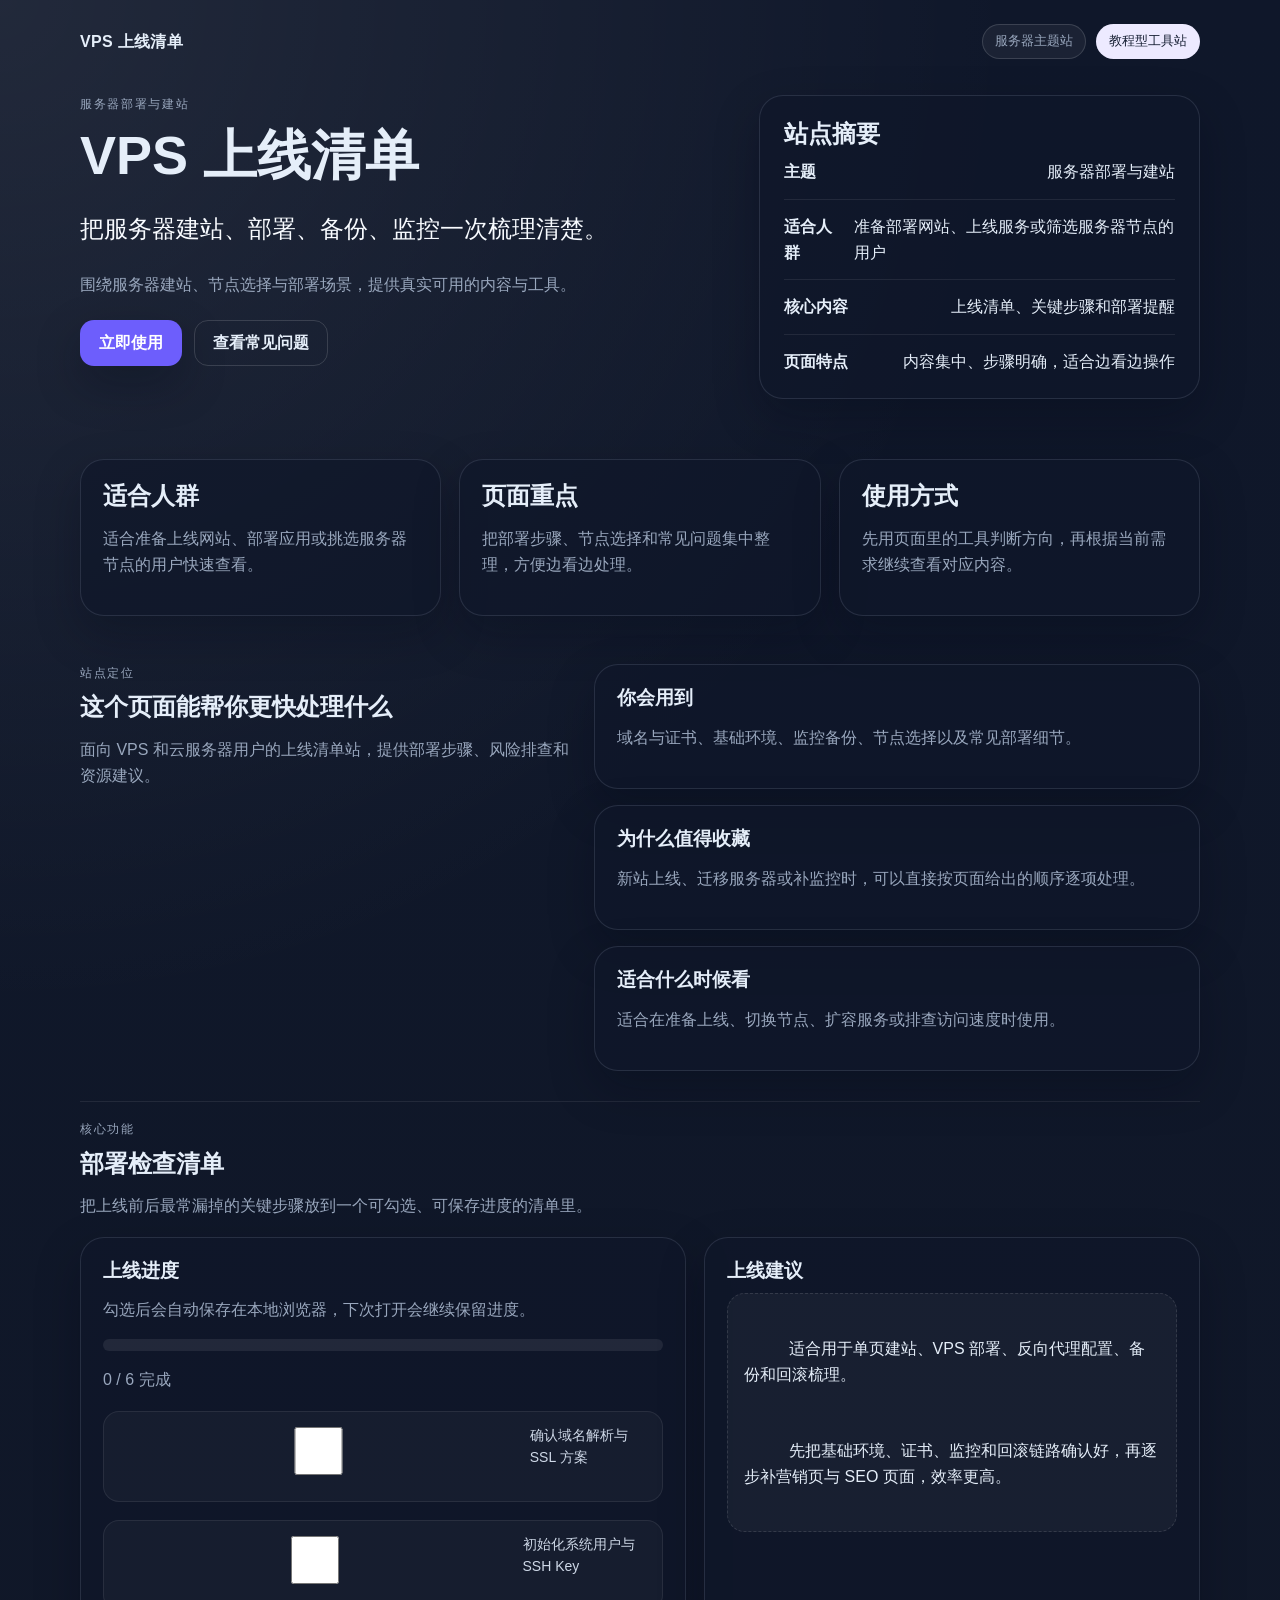
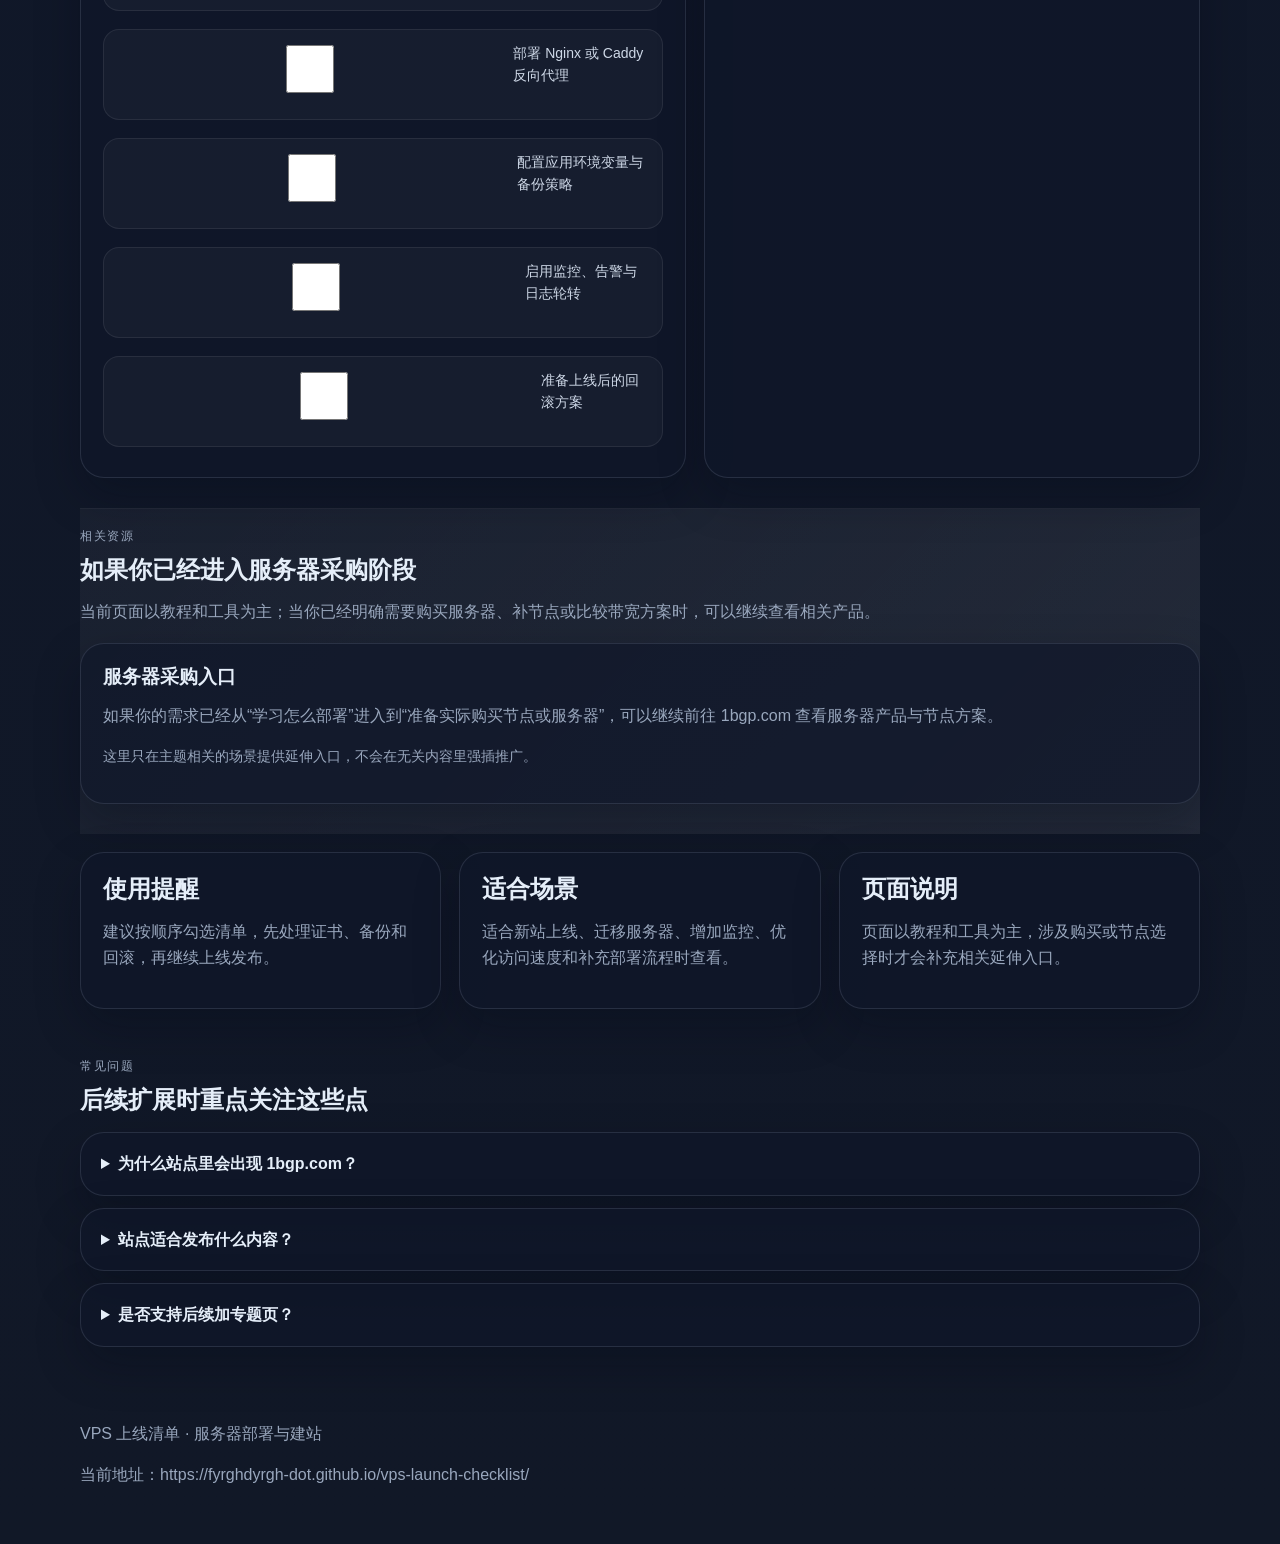
<file: index.html>
<!doctype html>
<html lang="zh-CN">
<head>
  <meta charset="utf-8">
  <meta name="viewport" content="width=device-width, initial-scale=1">
  <title>VPS 上线清单 - 把服务器建站、部署、备份、监控一次梳理清楚。</title>
  <meta name="description" content="面向 VPS 和云服务器用户的上线清单站，提供部署步骤、风险排查和资源建议。">
  <meta name="keywords" content="VPS 教程, 服务器建站, 云服务器清单, Linux 部署, GitHub Pages">
  <meta name="theme-color" content="#6d5efc">
  <link rel="canonical" href="https://fyrghdyrgh-dot.github.io/vps-launch-checklist/">
  <meta property="og:type" content="website">
  <meta property="og:title" content="VPS 上线清单">
  <meta property="og:description" content="面向 VPS 和云服务器用户的上线清单站，提供部署步骤、风险排查和资源建议。">
  <meta property="og:url" content="https://fyrghdyrgh-dot.github.io/vps-launch-checklist/">
  <meta property="og:locale" content="zh_CN">
  <meta name="twitter:card" content="summary_large_image">
  <link rel="stylesheet" href="./assets/site.css">
</head>
<body>
  <header class="site-shell hero">
    <nav class="nav">
      <a class="brand" href="./">VPS 上线清单</a>
      <div class="nav-meta">
        <span class="pill">服务器主题站</span>
        <span class="pill pill-soft">教程型工具站</span>
      </div>
    </nav>
    <div class="hero-grid">
      <section>
        <p class="eyebrow">服务器部署与建站</p>
        <h1>VPS 上线清单</h1>
        <p class="lead">把服务器建站、部署、备份、监控一次梳理清楚。</p>
        <p class="sublead">围绕服务器建站、节点选择与部署场景，提供真实可用的内容与工具。</p>
        <div class="cta-row">
          <a class="button" href="#feature">立即使用</a>
          <a class="button button-ghost" href="#faq">查看常见问题</a>
        </div>
      </section>
      <aside class="hero-panel">
        <h2>站点摘要</h2>
        <ul class="summary-list">
          <li><strong>主题</strong><span>服务器部署与建站</span></li>
          <li><strong>适合人群</strong><span>准备部署网站、上线服务或筛选服务器节点的用户</span></li>
          <li><strong>核心内容</strong><span>上线清单、关键步骤和部署提醒</span></li>
          <li><strong>页面特点</strong><span>内容集中、步骤明确，适合边看边操作</span></li>
        </ul>
      </aside>
    </div>
  </header>

  <main class="site-shell">
    <section class="section section-grid">
      <article class="card"><h2>适合人群</h2><p>适合准备上线网站、部署应用或挑选服务器节点的用户快速查看。</p></article><article class="card"><h2>页面重点</h2><p>把部署步骤、节点选择和常见问题集中整理，方便边看边处理。</p></article><article class="card"><h2>使用方式</h2><p>先用页面里的工具判断方向，再根据当前需求继续查看对应内容。</p></article>
    </section>

    <section class="section split">
      <div>
        <p class="eyebrow">站点定位</p>
        <h2>这个页面能帮你更快处理什么</h2>
        <p>面向 VPS 和云服务器用户的上线清单站，提供部署步骤、风险排查和资源建议。</p>
      </div>
      <div class="card-stack">
        <article class="card"><h3>你会用到</h3><p>域名与证书、基础环境、监控备份、节点选择以及常见部署细节。</p></article><article class="card"><h3>为什么值得收藏</h3><p>新站上线、迁移服务器或补监控时，可以直接按页面给出的顺序逐项处理。</p></article><article class="card"><h3>适合什么时候看</h3><p>适合在准备上线、切换节点、扩容服务或排查访问速度时使用。</p></article>
      </div>
    </section>

    <section class="section feature-wrap" id="feature">
      <div class="section-head">
        <p class="eyebrow">核心功能</p>
        <h2>部署检查清单</h2>
        <p>把上线前后最常漏掉的关键步骤放到一个可勾选、可保存进度的清单里。</p>
      </div>
      <div class="feature-grid">
      <article class="tool-card">
        <h3>上线进度</h3>
        <p>勾选后会自动保存在本地浏览器，下次打开会继续保留进度。</p>
        <div class="progress"><div class="progress-bar" id="progressBar"></div></div>
        <p id="progressText">0 / 6 完成</p>
        <div class="checklist" id="checklistRoot">
          <label class="check-item"><input type="checkbox" data-check-item="0"><span>确认域名解析与 SSL 方案</span></label><label class="check-item"><input type="checkbox" data-check-item="1"><span>初始化系统用户与 SSH Key</span></label><label class="check-item"><input type="checkbox" data-check-item="2"><span>部署 Nginx 或 Caddy 反向代理</span></label><label class="check-item"><input type="checkbox" data-check-item="3"><span>配置应用环境变量与备份策略</span></label><label class="check-item"><input type="checkbox" data-check-item="4"><span>启用监控、告警与日志轮转</span></label><label class="check-item"><input type="checkbox" data-check-item="5"><span>准备上线后的回滚方案</span></label>
        </div>
      </article>
      <article class="tool-card">
        <h3>上线建议</h3>
        <div class="result-panel">
          适合用于单页建站、VPS 部署、反向代理配置、备份和回滚梳理。<br><br>
          先把基础环境、证书、监控和回滚链路确认好，再逐步补营销页与 SEO 页面，效率更高。
        </div>
      </article>
    </div>
    </section>

    <section class="section promo">
    <div class="section-head">
      <p class="eyebrow">相关资源</p>
      <h2>如果你已经进入服务器采购阶段</h2>
      <p>当前页面以教程和工具为主；当你已经明确需要购买服务器、补节点或比较带宽方案时，可以继续查看相关产品。</p>
    </div>
    <article class="card">
      <h3>服务器采购入口</h3>
      <p>如果你的需求已经从“学习怎么部署”进入到“准备实际购买节点或服务器”，可以继续前往 <a class="inline-link" href="https://www.1bgp.com/">1bgp.com</a> 查看服务器产品与节点方案。</p>
      <p class="promo-note">这里只在主题相关的场景提供延伸入口，不会在无关内容里强插推广。</p>
    </article>
  </section>

    <section class="section utility-grid">
      <article class="card">
        <h2>使用提醒</h2>
        <p>建议按顺序勾选清单，先处理证书、备份和回滚，再继续上线发布。</p>
      </article>
      <article class="card">
        <h2>适合场景</h2>
        <p>适合新站上线、迁移服务器、增加监控、优化访问速度和补充部署流程时查看。</p>
      </article>
      <article class="card">
        <h2>页面说明</h2>
        <p>页面以教程和工具为主，涉及购买或节点选择时才会补充相关延伸入口。</p>
      </article>
    </section>

    <section class="section" id="faq">
      <div class="section-head">
        <p class="eyebrow">常见问题</p>
        <h2>后续扩展时重点关注这些点</h2>
      </div>
      <div class="faq-list">
        <details class="faq-item"><summary>为什么站点里会出现 1bgp.com？</summary><p>当内容涉及服务器购买、节点选择或带宽方案时，页面会提供一个相关入口，方便继续查看。</p></details><details class="faq-item"><summary>站点适合发布什么内容？</summary><p>适合教程、实用工具、部署流程、问题排查和服务器选型建议。</p></details><details class="faq-item"><summary>是否支持后续加专题页？</summary><p>支持，后续可以继续补充专题内容、案例说明和更细的操作步骤。</p></details>
      </div>
    </section>
  </main>

  <footer class="site-shell footer">
    <p>VPS 上线清单 · 服务器部署与建站</p>
    <p>当前地址：<a href="https://fyrghdyrgh-dot.github.io/vps-launch-checklist/">https://fyrghdyrgh-dot.github.io/vps-launch-checklist/</a></p>
  </footer>

  <script>window.__SITE_DATA__ = {"owner":"fyrghdyrgh-dot","siteUrl":"https://fyrghdyrgh-dot.github.io/vps-launch-checklist/","repo":"vps-launch-checklist","slug":"vps-launch-checklist","name":"VPS 上线清单","tagline":"把服务器建站、部署、备份、监控一次梳理清楚。","description":"面向 VPS 和云服务器用户的上线清单站，提供部署步骤、风险排查和资源建议。","topic":"服务器部署与建站","category":"server-lead","keywords":["VPS 教程","服务器建站","云服务器清单","Linux 部署","GitHub Pages"],"lang":"zh-CN","colors":{"accent":"#6d5efc","accentSoft":"#edeaff","surface":"#0f172a","surfaceSoft":"#111827"},"promoteTarget":true,"targetLink":"https://www.1bgp.com/","analyticsPlaceholder":true,"adPlaceholder":true,"feature":{"kind":"deploymentChecklist","items":["确认域名解析与 SSL 方案","初始化系统用户与 SSH Key","部署 Nginx 或 Caddy 反向代理","配置应用环境变量与备份策略","启用监控、告警与日志轮转","准备上线后的回滚方案"]},"referenceStyle":"教程型工具站","sections":{"highlights":[{"title":"适合人群","text":"适合准备上线网站、部署应用或挑选服务器节点的用户快速查看。"},{"title":"页面重点","text":"把部署步骤、节点选择和常见问题集中整理，方便边看边处理。"},{"title":"使用方式","text":"先用页面里的工具判断方向，再根据当前需求继续查看对应内容。"}],"contentCards":[{"title":"你会用到","text":"域名与证书、基础环境、监控备份、节点选择以及常见部署细节。"},{"title":"为什么值得收藏","text":"新站上线、迁移服务器或补监控时，可以直接按页面给出的顺序逐项处理。"},{"title":"适合什么时候看","text":"适合在准备上线、切换节点、扩容服务或排查访问速度时使用。"}],"faq":[{"q":"为什么站点里会出现 1bgp.com？","a":"当内容涉及服务器购买、节点选择或带宽方案时，页面会提供一个相关入口，方便继续查看。"},{"q":"站点适合发布什么内容？","a":"适合教程、实用工具、部署流程、问题排查和服务器选型建议。"},{"q":"是否支持后续加专题页？","a":"支持，后续可以继续补充专题内容、案例说明和更细的操作步骤。"}]}};</script>
  <script type="module" src="./assets/site.js"></script>
</body>
</html>
</file>
<file: assets/site.css>
:root {
  --accent: #6d5efc;
  --accent-soft: #edeaff;
  --surface: #0f172a;
  --surface-soft: #111827;
  --line: rgba(148, 163, 184, 0.18);
  --text: #e5eef9;
  --muted: #99a7bd;
  --card: rgba(15, 23, 42, 0.68);
  --shadow: 0 18px 45px rgba(2, 8, 23, 0.28);
}

* {
  box-sizing: border-box;
}

html {
  scroll-behavior: smooth;
}

body {
  margin: 0;
  font-family: Inter, "PingFang SC", "Microsoft YaHei", sans-serif;
  color: var(--text);
  background:
    radial-gradient(circle at top left, rgba(255, 255, 255, 0.08), transparent 30%),
    linear-gradient(180deg, var(--surface), var(--surface-soft));
  line-height: 1.6;
}

a {
  color: inherit;
  text-decoration: none;
}

.site-shell {
  width: min(1120px, calc(100% - 32px));
  margin: 0 auto;
}

.hero {
  padding: 24px 0 42px;
}

.nav {
  display: flex;
  justify-content: space-between;
  gap: 16px;
  align-items: center;
  margin-bottom: 36px;
}

.brand {
  font-weight: 800;
  letter-spacing: 0.02em;
}

.nav-meta {
  display: flex;
  gap: 10px;
  flex-wrap: wrap;
}

.pill {
  border: 1px solid rgba(255, 255, 255, 0.14);
  border-radius: 999px;
  padding: 6px 12px;
  color: var(--muted);
  background: rgba(255, 255, 255, 0.05);
  font-size: 13px;
}

.pill-soft {
  background: var(--accent-soft);
  color: #182135;
  border-color: transparent;
}

.hero-grid,
.split,
.section-grid,
.utility-grid,
.feature-grid {
  display: grid;
  gap: 18px;
}

.hero-grid {
  grid-template-columns: minmax(0, 1.2fr) minmax(280px, 0.8fr);
  align-items: stretch;
}

.eyebrow {
  text-transform: uppercase;
  letter-spacing: 0.14em;
  font-size: 12px;
  color: var(--muted);
  margin: 0 0 10px;
}

h1,
h2,
h3 {
  margin: 0 0 12px;
  line-height: 1.15;
}

h1 {
  font-size: clamp(32px, 5vw, 54px);
}

.lead {
  font-size: clamp(18px, 2.6vw, 24px);
  color: #f8fbff;
  max-width: 720px;
}

.sublead,
p {
  color: var(--muted);
}

.cta-row {
  display: flex;
  gap: 12px;
  margin-top: 22px;
  flex-wrap: wrap;
}

.button {
  display: inline-flex;
  align-items: center;
  justify-content: center;
  min-height: 46px;
  padding: 0 18px;
  border-radius: 14px;
  background: var(--accent);
  color: white;
  font-weight: 700;
  border: 1px solid transparent;
  box-shadow: var(--shadow);
}

.button-ghost {
  background: transparent;
  border-color: rgba(255, 255, 255, 0.14);
  color: var(--text);
  box-shadow: none;
}

.hero-panel,
.card,
.tool-card,
.faq-item {
  border: 1px solid var(--line);
  border-radius: 24px;
  background: var(--card);
  box-shadow: var(--shadow);
}

.hero-panel {
  padding: 24px;
}

.summary-list {
  list-style: none;
  margin: 0;
  padding: 0;
  display: grid;
  gap: 14px;
}

.summary-list li {
  display: flex;
  justify-content: space-between;
  gap: 12px;
  align-items: center;
  border-bottom: 1px solid rgba(255, 255, 255, 0.08);
  padding-bottom: 14px;
}

.summary-list li:last-child {
  border-bottom: 0;
  padding-bottom: 0;
}

.section {
  padding: 18px 0 30px;
}

.section-grid,
.utility-grid {
  grid-template-columns: repeat(3, minmax(0, 1fr));
}

.card-stack {
  display: grid;
  gap: 16px;
}

.card,
.tool-card {
  padding: 22px;
}

.split {
  grid-template-columns: minmax(0, 0.9fr) minmax(0, 1.1fr);
  align-items: start;
}

.section-head {
  margin-bottom: 18px;
}

.feature-wrap {
  border-top: 1px solid rgba(255, 255, 255, 0.08);
  border-bottom: 1px solid rgba(255, 255, 255, 0.08);
}

.feature-grid {
  grid-template-columns: 1.1fr 0.9fr;
}

label {
  display: block;
  margin-bottom: 8px;
  color: #ced8e7;
  font-size: 14px;
}

input,
select,
textarea {
  width: 100%;
  border: 1px solid rgba(255, 255, 255, 0.12);
  border-radius: 14px;
  background: rgba(255, 255, 255, 0.04);
  color: var(--text);
  padding: 12px 14px;
  min-height: 48px;
  margin-bottom: 14px;
}

input::placeholder,
textarea::placeholder {
  color: #7f8ba1;
}

.meta-row {
  display: grid;
  grid-template-columns: repeat(2, minmax(0, 1fr));
  gap: 12px;
}

.progress {
  height: 12px;
  border-radius: 999px;
  background: rgba(255, 255, 255, 0.08);
  overflow: hidden;
  margin: 14px 0 10px;
}

.progress-bar {
  height: 100%;
  width: 0;
  background: linear-gradient(90deg, var(--accent), #ffffff);
}

.checklist {
  display: grid;
  gap: 10px;
  margin-top: 18px;
}

.check-item {
  display: flex;
  gap: 12px;
  align-items: flex-start;
  padding: 12px 14px;
  border: 1px solid rgba(255, 255, 255, 0.08);
  border-radius: 16px;
  background: rgba(255, 255, 255, 0.03);
}

.result-panel,
.placeholder {
  border-radius: 18px;
  background: rgba(255, 255, 255, 0.04);
  padding: 16px;
  border: 1px dashed rgba(255, 255, 255, 0.12);
  white-space: pre-wrap;
}

.promo {
  background: linear-gradient(135deg, rgba(255, 255, 255, 0.04), rgba(255, 255, 255, 0.08));
}

.promo-note {
  font-size: 14px;
  color: var(--muted);
}

.faq-list {
  display: grid;
  gap: 12px;
}

.faq-item {
  padding: 18px 20px;
}

.faq-item summary {
  cursor: pointer;
  font-weight: 700;
}

.footer,
.empty-state {
  padding: 28px 0 40px;
}

.empty-state {
  min-height: 100vh;
  display: grid;
  place-items: center;
}

@media (max-width: 920px) {
  .hero-grid,
  .split,
  .section-grid,
  .utility-grid,
  .feature-grid {
    grid-template-columns: 1fr;
  }
}

@media (max-width: 640px) {
  .site-shell {
    width: min(100% - 24px, 1120px);
  }

  .nav {
    align-items: flex-start;
    flex-direction: column;
  }

  .meta-row {
    grid-template-columns: 1fr;
  }

  .button {
    width: 100%;
  }
}
</file>
